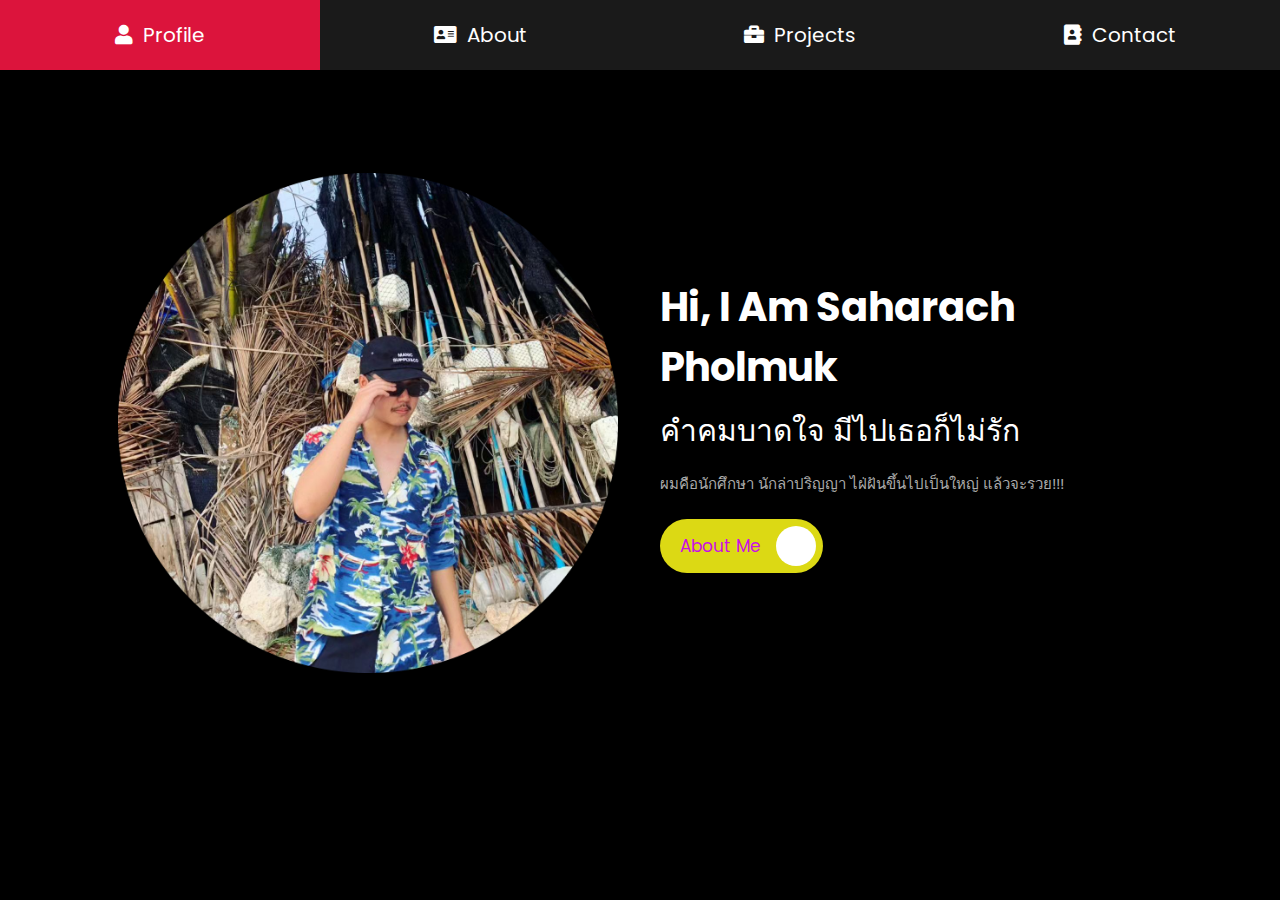
<file: index.html>
<!DOCTYPE html>
<html lang="en">
<head>
    <meta charset="UTF-8">
    <meta http-equiv="X-UA-Compatible" content="IE=edge">
    <meta name="viewport" content="width=device-width, initial-scale=1.0">
    <title>Abhisit's Profile</title>

    <!-- font awesome cdn link  -->
    <link rel="stylesheet" href="https://cdnjs.cloudflare.com/ajax/libs/font-awesome/5.15.4/css/all.min.css">
    <!-- custom css file link  -->
    <link rel="stylesheet" href="css/style.css">

</head>
<body>

<!-- navbar section starts  -->

<nav class="navbar">
    <a href="index.html" class="active"> <i class="fas fa-user"></i> <span>profile</span> </a>
    <a href="about.html"> <i class="fas fa-address-card"></i> <span>about</span> </a>
    <a href="projects.html"> <i class="fas fa-briefcase"></i> <span>projects</span> </a>
    <a href="contact.html"> <i class="fas fa-address-book"></i> <span>contact</span> </a>
</nav>

<!-- navbar section ends -->

<!-- home section starts  -->

<section class="home">

    <div class="image">
        <img src="images/profile.png" alt="">
    </div>

    <div class="content">
        <h3>hi, i am Saharach Pholmuk</h3>
        <span>คำคมบาดใจ มีไปเธอก็ไม่รัก</span>
        <p>ผมคือนักศึกษา นักล่าปริญญา ไฝ่ฝันขึ้นไปเป็นใหญ่ แล้วจะรวย!!!</p>
        <a href="about.html" class="btn"> about me <i class="fas fa-user"></i> </a>
    </div>

</section>

<!-- home section ends -->

</body>
</html>
</file>
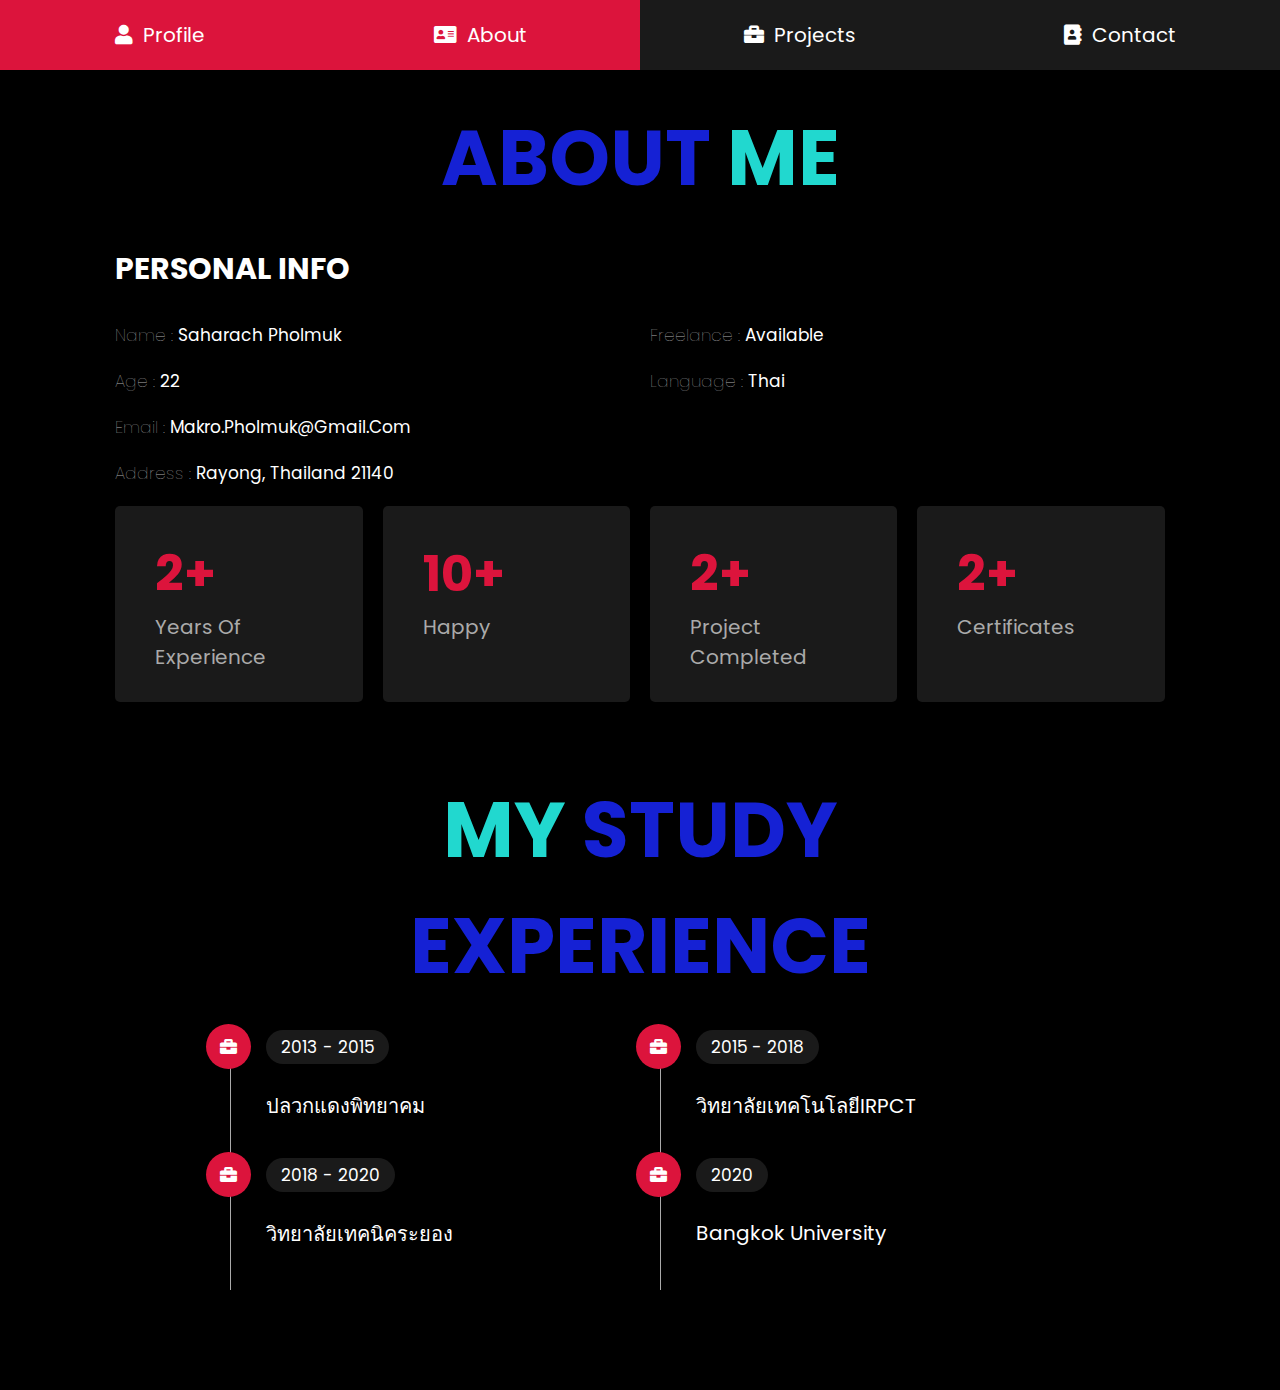
<file: about.html>
<!DOCTYPE html>
<html lang="en">

<head>
    <meta charset="UTF-8">
    <meta http-equiv="X-UA-Compatible" content="IE=edge">
    <meta name="viewport" content="width=device-width, initial-scale=1.0">
    <title>About - Abhisit's Profile</title>

    <!-- font awesome cdn link  -->
    <link rel="stylesheet" href="https://cdnjs.cloudflare.com/ajax/libs/font-awesome/5.15.4/css/all.min.css">

    <!-- custom css file link  -->
    <link rel="stylesheet" href="css/style.css">

</head>

<body>

    <!-- navbar section starts  -->

    <nav class="navbar">
        <a href="index.html"> <i class="fas fa-user"></i> <span>profile</span> </a>
        <a href="about.html" class="active"> <i class="fas fa-address-card"></i> <span>about</span> </a>
        <a href="projects.html"> <i class="fas fa-briefcase"></i> <span>projects</span> </a>
        <a href="contact.html"> <i class="fas fa-address-book"></i> <span>contact</span> </a>
    </nav>

    <!-- navbar section ends -->

    <!-- about section starts  -->

    <section class="about">

        <h1 class="heading"> about <span>me</span> </h1>

        <div class="row">

            <div class="info-container">

                <h1>personal info</h1>

                <div class="box-container">

                    <div class="box">
                        <h3> <span>name : </span> Saharach Pholmuk </h3>
                        <h3> <span>age : </span> 22 </h3>
                        <h3> <span>email : </span> makro.pholmuk@gmail.com </h3>
                        <h3> <span>address : </span> Rayong, Thailand 21140 </h3>
                    </div>

                    <div class="box">
                        <h3> <span>freelance : </span> available </h3>
                        <h3> <span>language : </span> thai </h3>
                    </div>

                </div>

            <div class="count-container">

                <div class="box">
                    <h3>2+</h3>
                    <p>years of experience</p>
                </div>

                <div class="box">
                    <h3>10+</h3>
                    <p>happy </p>
                </div>

                <div class="box">
                    <h3>2+</h3>
                    <p>project completed</p>
                </div>

                <div class="box">
                    <h3>2+</h3>
                    <p>Certificates</p>
                </div>

            </div>

        </div>

    <!-- skills section ends -->

    <!-- education section starts  -->

    <section class="education">

        <h1 class="heading"> <span>my</span> study experience </h1>

        <div class="box-container">

            <div class="box">
                <i class="fas fa-briefcase"></i>
                <span>2013 - 2015</span>
                <h3>ปลวกแดงพิทยาคม</h3>
            </div>

            <div class="box">
                <i class="fas fa-briefcase"></i>
                <span>2015 - 2018</span>
                <h3>วิทยาลัยเทคโนโลยีIRPCT</h3>
            </div>

            <div class="box">
                <i class="fas fa-briefcase"></i>
                <span>2018 - 2020</span>
                <h3>วิทยาลัยเทคนิคระยอง</h3>
            </div>

            <div class="box">
                <i class="fas fa-briefcase"></i>
                <span>2020 </span>
                <h3>Bangkok university</h3>
            </div>

    </section>

    <!-- education section ends -->

</body>

</html>
</file>
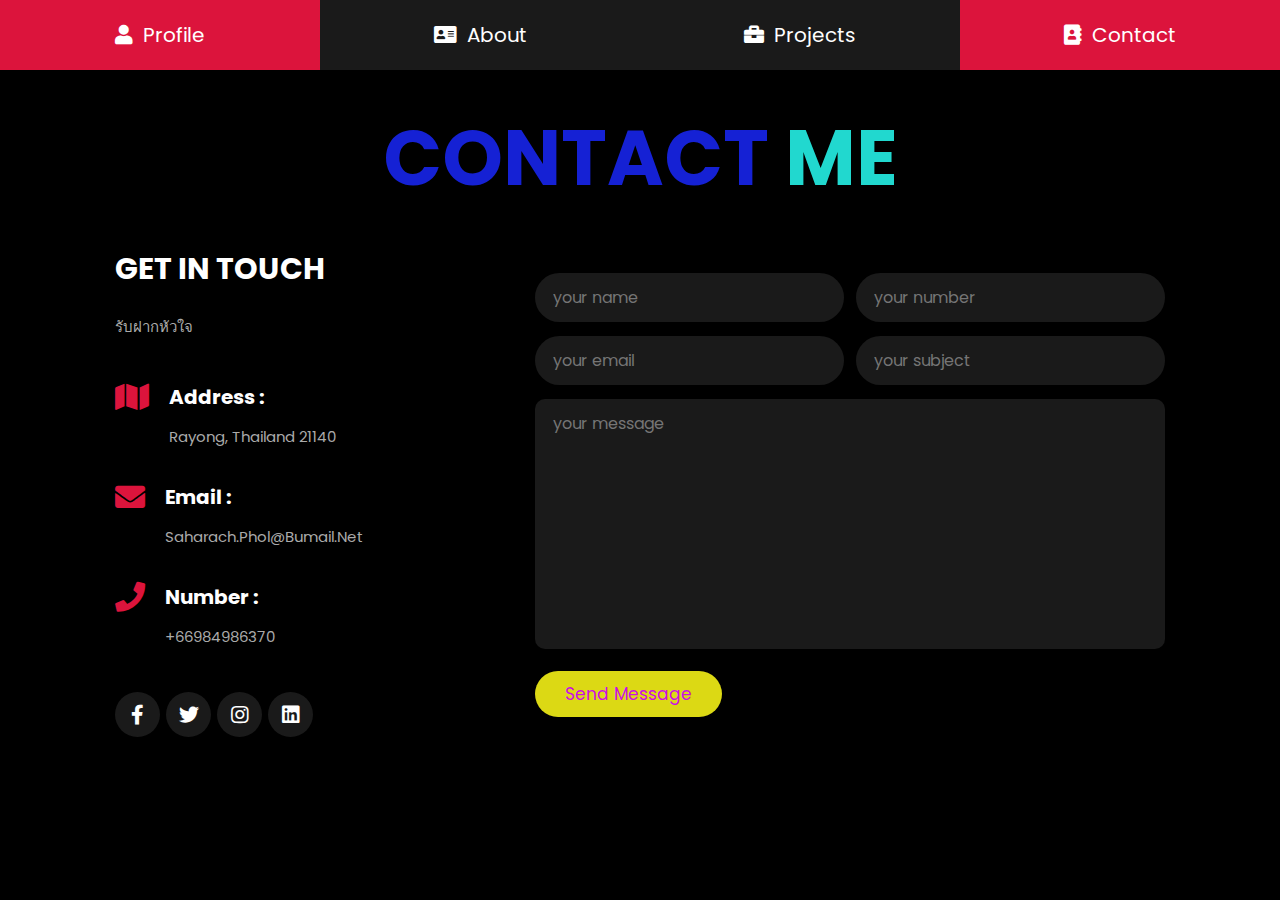
<file: contact.html>
<!DOCTYPE html>
<html lang="en">
<head>
    <meta charset="UTF-8">
    <meta http-equiv="X-UA-Compatible" content="IE=edge">
    <meta name="viewport" content="width=device-width, initial-scale=1.0">
    <title>Contact - Abhisit's Profile</title>

    <!-- font awesome cdn link  -->
    <link rel="stylesheet" href="https://cdnjs.cloudflare.com/ajax/libs/font-awesome/5.15.4/css/all.min.css">

    <!-- custom css file link  -->
    <link rel="stylesheet" href="css/style.css">

</head>
<body>
    
<!-- navbar section starts  -->

<nav class="navbar">
    <a href="index.html"> <i class="fas fa-user"></i> <span>profile</span> </a>
    <a href="about.html"> <i class="fas fa-address-card"></i> <span>about</span> </a>
    <a href="projects.html"> <i class="fas fa-briefcase"></i> <span>projects</span> </a>
    <a href="contact.html" class="active"> <i class="fas fa-address-book"></i> <span>contact</span> </a>
</nav>

<!-- navbar section ends -->

<!-- contact section starts  -->

<section class="contact">

<h1 class="heading"> contact <span>me</span> </h1>

<div class="row">

    <div class="info-container">

        <h1>get in touch</h1>

        <p>รับฝากหัวใจ </p>

        <div class="box-container">

            <div class="box">
                <i class="fas fa-map"></i>
                <div class="info">
                    <h3>address :</h3>
                    <p>Rayong, Thailand 21140</p>
                </div>
            </div>

            <div class="box">
                <i class="fas fa-envelope"></i>
                <div class="info">
                    <h3>email :</h3>
                    <p>Saharach.phol@bumail.net</p>
                </div>
            </div>

            <div class="box">
                <i class="fas fa-phone"></i>
                <div class="info">
                    <h3>number :</h3>
                    <p>+66984986370</p>
                </div>
            </div>

        </div>

        <div class="share">
            <a href="#" class="fab fa-facebook-f"></a>
            <a href="#" class="fab fa-twitter"></a>
            <a href="#" class="fab fa-instagram"></a>
            <a href="#" class="fab fa-linkedin"></a>
        </div>

    </div>

    <form action="">

        <div class="inputBox">
            <input type="text" placeholder="your name">
            <input type="number" placeholder="your number">
        </div>

        <div class="inputBox">
            <input type="email" placeholder="your email">
            <input type="text" placeholder="your subject">
        </div>

        <textarea name="" placeholder="your message" id="" cols="30" rows="10"></textarea>

        <input type="submit" value="send message" class="btn">

    </form>

</div>

</section>

<!-- contact section ends -->

</body>
</html>
</file>
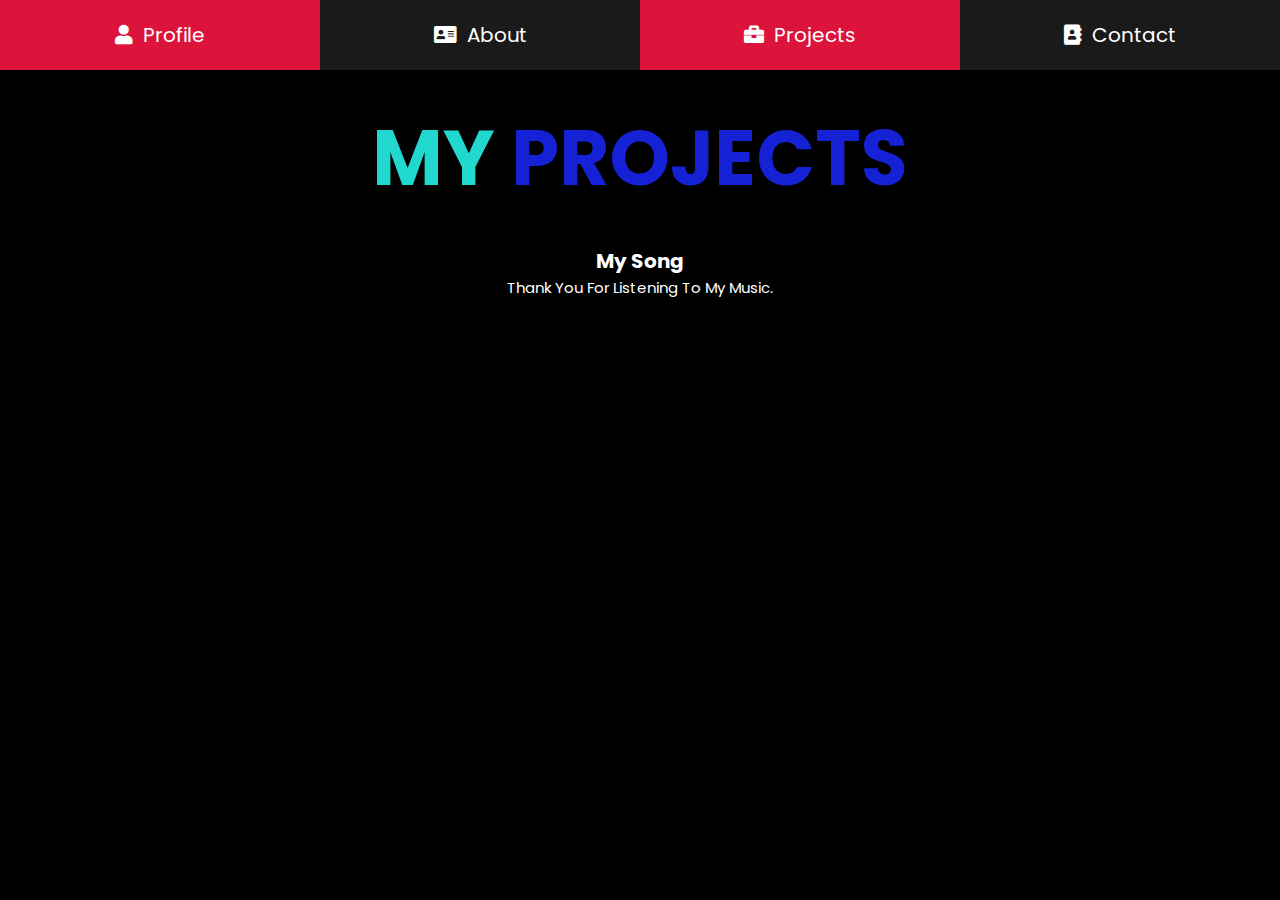
<file: projects.html>
<!DOCTYPE html>
<html lang="en">

<head>
    <meta charset="UTF-8">
    <meta http-equiv="X-UA-Compatible" content="IE=edge">
    <meta name="viewport" content="width=device-width, initial-scale=1.0">
    <title>Projects - Abhisit's Profile</title>

    <!-- font awesome cdn link  -->
    <link rel="stylesheet" href="https://cdnjs.cloudflare.com/ajax/libs/font-awesome/5.15.4/css/all.min.css">

    <!-- custom css file link  -->
    <link rel="stylesheet" href="css/style.css">

</head>

<body>

    <!-- navbar section starts  -->

    <nav class="navbar">
        <a href="index.html"> <i class="fas fa-user"></i> <span>profile</span> </a>
        <a href="about.html"> <i class="fas fa-address-card"></i> <span>about</span> </a>
        <a href="projects.html" class="active"> <i class="fas fa-briefcase"></i> <span>projects</span> </a>
        <a href="contact.html"> <i class="fas fa-address-book"></i> <span>contact</span> </a>
    </nav>

    <!-- navbar section ends -->

    <!-- projects section starts  -->

    <section class="projects">
        <h1 class="heading"> <span>my</span> projects </h1>
        <h3>My song</h3>
        <p>Thank you for listening to my music.</p>
        <div class="box-container">
            <iframe width="720" height="405" src="https://www.youtube.com/embed/8MMsoNFbN3A?si=HPmaPKC-tnYH5k6Q"
                title="YouTube video player" frameborder="0" allow="accelerometer; autoplay; clipboard-write; encrypted-media; 
            gyroscope; picture-in-picture" allowfullscreen><iframe width="560" height="315" src="https://www.youtube.com/embed/8MMsoNFbN3A?si=HPmaPKC-tnYH5k6Q" title="YouTube video player" frameborder="0" allow="accelerometer; autoplay; clipboard-write; encrypted-media; gyroscope; picture-in-picture; web-share" allowfullscreen></iframe></iframe>
        </div>
    </section>

    <!-- projects section ends -->

</body>

</html>
</file>
<file: css/style.css>
@import url("https://fonts.googleapis.com/css2?family=Poppins:wght@100;300;400;500;600;700&display=swap");

* {
  font-family: 'Poppins', sans-serif;
  margin: 0;
  padding: 0;
  -webkit-box-sizing: border-box;
  box-sizing: border-box;
  text-decoration: none;
  outline: none;
  border: none;
  text-transform: capitalize;
}

html {
  font-size: 62.5%;
  overflow-x: hidden;
}

body {
  background: #000000;
  padding-top: 5rem;
}

section {
  padding: 5rem 9%;
}

.heading {
  text-align: center;
  font-size: 6vw;
  color: #1521d4;
  margin-bottom: 3rem;
  text-transform: uppercase;
}

.heading span {
  text-transform: uppercase;
  color: rgb(33, 216, 207);
}

.btn {
  display: inline-block;
  margin-top: 1rem;
  border-radius: 5rem;
  background: rgb(220, 217, 20);
  padding: .7rem;
  font-size: 1.7rem;
  color: #cb0ee4;
  padding-left: 2rem;
}

.btn i {
  height: 4rem;
  width: 4rem;
  line-height: 4rem;
  font-size: 1.7rem;
  text-align: center;
  background: #fff;
  color: rgb(255, 255, 255);
  border-radius: 50%;
  margin-left: 1rem;
  -webkit-transition: .2s linear;
  transition: .2s linear;
}

.btn:hover i {
  margin-left: 2rem;
}

.navbar {
  position: fixed;
  top: 0;
  left: 0;
  right: 0;
  display: -webkit-box;
  display: -ms-flexbox;
  display: flex;
  z-index: 1000;
  -webkit-box-align: end;
  -ms-flex-align: end;
  align-items: flex-end;
}

.navbar a {
  padding: 2rem;
  font-size: 2rem;
  background: #1a1a1a;
  -webkit-box-flex: 1;
  -ms-flex: 1;
  flex: 1;
  color: #fff;
  text-align: center;
  -webkit-transition: .2s linear;
  transition: .2s linear;
}

.navbar a i {
  color: rgb(255, 255, 255);
  padding-right: .5rem;
}

.navbar a:hover {
  background: crimson;
}

.navbar .active {
  background: crimson;
}

.navbar .active i {
  color: #fff;
}

.navbar a:hover i {
  color: #fff;
}

.home {
  display: -webkit-box;
  display: -ms-flexbox;
  display: flex;
  -webkit-box-align: center;
  -ms-flex-align: center;
  align-items: center;
  -ms-flex-wrap: wrap;
  flex-wrap: wrap;
  gap: 4rem;
  min-height: calc(100vh - 15rem);
}

.home .image {
  -webkit-box-flex: 1;
  -ms-flex: 1 1 42rem;
  flex: 1 1 42rem;
  text-align: center;
}

.home .image img {
  height: 50rem;
  width: 50rem;
  /* border-radius: 30% 70% 70% 30% / 30% 30% 70% 70%; */
}

.home .content {
  -webkit-box-flex: 1;
  -ms-flex: 1 1 42rem;
  flex: 1 1 42rem;
}

.home .content h3 {
  color: #fff;
  font-size: 4rem;
  padding-bottom: .5rem;
}

.home .content span {
  font-size: 3rem;
  color: rgb(255, 255, 255);
  padding: .5rem 0;
  display: block;
}

.home .content p {
  font-size: 1.5rem;
  color: #aaa;
  padding: 1rem 0;
  line-height: 2;
}

.about .row {
  display: -webkit-box;
  display: -ms-flexbox;
  display: flex;
  -webkit-box-align: center;
  -ms-flex-align: center;
  align-items: center;
  -ms-flex-wrap: wrap;
  flex-wrap: wrap;
  gap: 2rem;
}

.about .row .info-container {
  -webkit-box-flex: 1;
  -ms-flex: 1 1 42rem;
  flex: 1 1 42rem;
}

.about .row .info-container h1 {
  font-size: 3rem;
  color: #fff;
  text-transform: uppercase;
  padding-bottom: 1rem;
}

.about .row .info-container .box-container {
  padding: 1rem 0;
  display: -webkit-box;
  display: -ms-flexbox;
  display: flex;
  -ms-flex-wrap: wrap;
  flex-wrap: wrap;
  gap: 2rem;
}

.about .row .info-container .box-container .box {
  -webkit-box-flex: 1;
  -ms-flex: 1 1 20rem;
  flex: 1 1 20rem;
}

.about .row .info-container .box-container .box h3 {
  font-size: 1.7rem;
  color: #fff;
  padding: 1rem 0;
  font-weight: normal;
}

.about .row .info-container .box-container .box h3 span {
  color: #aaa;
  font-weight: lighter;
}

.about .row .count-container {
  -webkit-box-flex: 1;
  -ms-flex: 1 1 42rem;
  flex: 1 1 42rem;
  display: -webkit-box;
  display: -ms-flexbox;
  display: flex;
  -ms-flex-wrap: wrap;
  flex-wrap: wrap;
  gap: 2rem;
}

.about .row .count-container .box {
  -webkit-box-flex: 1;
  -ms-flex: 1 1 20rem;
  flex: 1 1 20rem;
  padding: 3rem 4rem;
  border-radius: .5rem;
  background: #1a1a1a;
  -webkit-box-shadow: 0 0.5rem 1rem rgba(0, 0, 0, 0.7);
  box-shadow: 0 0.5rem 1rem rgba(0, 0, 0, 0.7);
}

.about .row .count-container .box h3 {
  font-size: 5rem;
  color: crimson;
}

.about .row .count-container .box p {
  font-size: 2rem;
  color: #aaa;
}

.skills .box-container {
  display: -ms-grid;
  display: grid;
  -ms-grid-columns: (minmax(16rem, 1fr))[auto-fit];
  grid-template-columns: repeat(auto-fit, minmax(16rem, 1fr));
  gap: 1.5rem;
}

.skills .box-container .box {
  padding: 2rem;
  text-align: center;
  -webkit-box-shadow: 0 0.5rem 1rem rgba(0, 0, 0, 0.7);
  box-shadow: 0 0.5rem 1rem rgba(0, 0, 0, 0.7);
  border-radius: .5rem;
  background: #1a1a1a;
}

.skills .box-container .box:hover {
  background: #fff;
}

.skills .box-container .box:hover h3 {
  color: #0d0d0d;
}

.skills .box-container .box img {
  height: 7rem;
  margin-bottom: 1rem;
}

.skills .box-container .box h3 {
  color: #fff;
  font-size: 1.7rem;
  font-weight: normal;
  text-transform: uppercase;
}

.education .box-container {
  display: -webkit-box;
  display: -ms-flexbox;
  display: flex;
  -ms-flex-wrap: wrap;
  flex-wrap: wrap;
}

.education .box-container .box {
  -webkit-box-flex: 1;
  -ms-flex: 1 1 40rem;
  flex: 1 1 40rem;
  margin-left: 2rem;
  padding-top: 0;
  padding-bottom: 0;
  padding-left: 3.5rem;
  padding-bottom: 3rem;
  border-left: 0.1rem solid #aaa;
  position: relative;
}

.education .box-container .box i {
  height: 4.5rem;
  width: 4.5rem;
  line-height: 4.5rem;
  font-size: 1.7rem;
  border-radius: 50%;
  background: crimson;
  color: #fff;
  text-align: center;
  position: absolute;
  top: -1rem;
  left: -2.5rem;
}

.education .box-container .box span {
  font-size: 1.7rem;
  color: #fff;
  border-radius: 5rem;
  padding: .5rem 1.5rem;
  background: #1a1a1a;
}

.education .box-container .box h3 {
  font-size: 2rem;
  padding: 1rem 0;
  color: #fff;
  padding-top: 3rem;
  font-weight: normal;
}

.education .box-container .box p {
  font-size: 1.5rem;
  color: #aaa;
  line-height: 2;
}

.projects {
  text-align: center;
}

.projects .box-container {
  display: -ms-grid;
  display: grid;
  -ms-grid-columns: (minmax(31rem, 1fr))[auto-fit];
  grid-template-columns: repeat(auto-fit, minmax(31rem, 1fr));
  gap: 1.5rem;
  margin-bottom: 2rem;
  justify-items: center;
}

.projects .box-container .box {
  height: 30rem;
  overflow: hidden;
  position: relative;
}

.projects h3 {
  color: #fff;
  font-size: 2rem;
}

.projects p {
  color: #fff;
  font-size: 1.5rem;
  margin-bottom: 5rem;
}

.projects .box-container .box:hover .content {
  -webkit-transform: translateY(0%);
  transform: translateY(0%);
}

.projects .box-container .box img {
  height: 100%;
  width: 100%;
  -o-object-fit: cover;
  object-fit: cover;
}

.projects .box-container .box .content {
  position: absolute;
  top: 0;
  left: 0;
  height: 100%;
  width: 100%;
  background: #1a1a1a;
  display: -webkit-box;
  display: -ms-flexbox;
  display: flex;
  -webkit-box-orient: vertical;
  -webkit-box-direction: normal;
  -ms-flex-flow: column;
  flex-flow: column;
  -webkit-box-align: center;
  -ms-flex-align: center;
  align-items: center;
  -webkit-box-pack: center;
  -ms-flex-pack: center;
  justify-content: center;
  padding: 2rem;
  -webkit-transform: translateY(-100%);
  transform: translateY(-100%);
  -webkit-transition: .2s linear;
  transition: .2s linear;
}

.projects .box-container .box .content h3 {
  font-size: 2.5rem;
  color: #fff;
  text-transform: uppercase;
  font-weight: normal;
}

.projects .box-container .box .content p {
  padding: 1rem 0;
  font-size: 1.5rem;
  line-height: 2;
  color: #aaa;
}

.projects .box-container .box .content a {
  font-size: 2rem;
  color: crimson;
}

.projects .box-container .box .content a:hover {
  color: #fff;
}

.contact .row {
  display: -webkit-box;
  display: -ms-flexbox;
  display: flex;
  -webkit-box-align: center;
  -ms-flex-align: center;
  align-items: center;
  -ms-flex-wrap: wrap;
  flex-wrap: wrap;
  gap: 2rem;
}

.contact .row .info-container {
  width: 40rem;
}

.contact .row .info-container h1 {
  font-size: 3rem;
  text-transform: uppercase;
  color: #fff;
  padding-bottom: 1rem;
}

.contact .row .info-container p {
  font-size: 1.5rem;
  line-height: 2;
  color: #aaa;
  padding: 1rem 0;
}

.contact .row .info-container .box-container {
  padding: 2rem 0;
}

.contact .row .info-container .box-container .box {
  display: -webkit-box;
  display: -ms-flexbox;
  display: flex;
  gap: 2rem;
  padding: 1rem 0;
}

.contact .row .info-container .box-container .box i {
  font-size: 3rem;
  color: crimson;
}

.contact .row .info-container .box-container .box h3 {
  font-size: 2rem;
  color: #fff;
}

.contact .row .info-container .share a {
  font-size: 2rem;
  height: 4.5rem;
  width: 4.5rem;
  line-height: 4.5rem;
  border-radius: 50%;
  background: #1a1a1a;
  color: #fff;
  text-align: center;
  margin-right: .3rem;
}

.contact .row .info-container .share a:hover {
  background: crimson;
}

.contact .row form {
  -webkit-box-flex: 1;
  -ms-flex: 1 1 42rem;
  flex: 1 1 42rem;
}

.contact .row form .inputBox {
  display: -webkit-box;
  display: -ms-flexbox;
  display: flex;
  -ms-flex-wrap: wrap;
  flex-wrap: wrap;
  -webkit-box-pack: justify;
  -ms-flex-pack: justify;
  justify-content: space-between;
}

.contact .row form .inputBox input {
  width: 49%;
}

.contact .row form .inputBox input,
.contact .row form textarea {
  border-radius: 5rem;
  padding: 1.2rem 1.8rem;
  font-size: 1.6rem;
  color: #fff;
  text-transform: none;
  margin: .7rem 0;
  background: #1a1a1a;
}

.contact .row form textarea {
  width: 100%;
  border-radius: 1rem;
  resize: none;
  height: 25rem;
}

.contact .row form .btn {
  padding: 1rem 3rem;
  cursor: pointer;
}

.contact .row form .btn:hover {
  background: #fff;
  color: #0d0d0d;
}

@media (max-width: 1200px) {
  html {
    font-size: 55%;
  }

  section {
    padding: 3rem 2rem;
  }
}

@media (max-width: 768px) {
  .heading {
    font-size: 12vw;
  }

  .navbar a i {
    padding: 0;
  }

  .navbar a span {
    display: none;
  }

  .navbar a:hover {
    padding-bottom: 2rem;
  }

  .home {
    text-align: center;
    gap: 2rem;
  }

  .home .image img {
    height: 30rem;
    width: 30rem;
  }

  .home .content h3 {
    font-size: 3rem;
  }

  .home .content span {
    font-size: 2.5rem;
  }

  .contact .row form .inputBox input {
    width: 100%;
    margin-bottom: 1rem;
  }
}

@media (max-width: 450px) {
  html {
    font-size: 50%;
  }
}

/*# sourceMappingURL=style.css.map */
</file>
